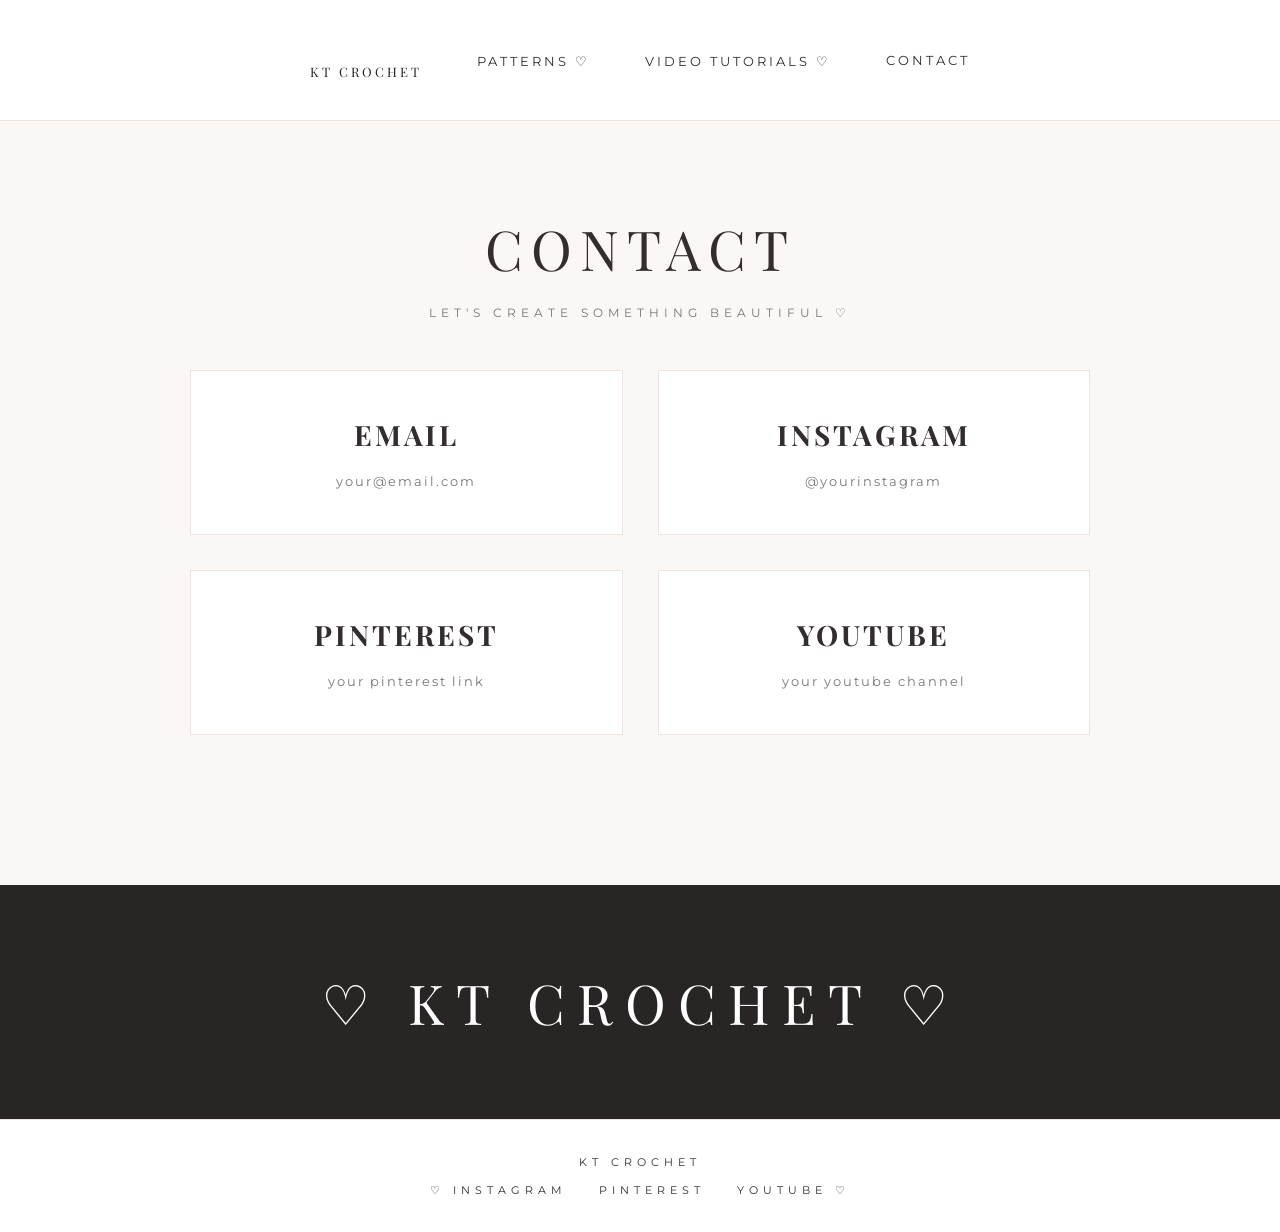
<file: kt-crochet/contact.html>
<!DOCTYPE html>
<html lang="en">

<head>

<link rel="stylesheet" href="style.css">

<meta charset="UTF-8">

<meta name="viewport" content="width=device-width, initial-scale=1.0">

<title>Contact | KT Crochet</title>

<link href="https://fonts.googleapis.com/css2?family=Montserrat:wght@300;400;500;600&family=Playfair+Display:wght@400;500&display=swap" rel="stylesheet">


<style>

*{
margin:0;
padding:0;
box-sizing:border-box;
}


body{

background:#faf7f5;

font-family:Montserrat,Arial,sans-serif;

color:#332d2d;

}



body::before{

content:"♡ ✿ ♡ ✧ ♡";

position:fixed;

top:18px;

left:25px;

letter-spacing:12px;

color:#d7a6b7;

opacity:.45;

font-size:18px;

z-index:1;

}




header{

background:#fff;

border-bottom:1px solid #eee5e2;

position:sticky;

top:0;

z-index:999;

}




nav{

height:120px;

display:flex;

justify-content:center;

align-items:center;

gap:55px;

}




.logo{

font-family:"Playfair Display",serif;

font-size:42px;

letter-spacing:10px;

}



.logo a{

text-decoration:none;

color:#292424;

}



nav a{

text-decoration:none;

color:#332d2d;

font-size:13px;

letter-spacing:3px;

}




.dropdown{

position:relative;

}




.dropdown-menu{

display:none;

position:absolute;

top:100%;

left:50%;

transform:translateX(-50%);

width:220px;

background:white;

border:1px solid #eee5e2;

box-shadow:0 10px 30px rgba(0,0,0,.08);

padding:15px 0;

}



.dropdown:hover .dropdown-menu{

display:block;

}



.dropdown-menu a{

display:block;

padding:13px 20px;

font-size:11px;

}



.page-title{

padding:90px 0 50px;

text-align:center;

}



.page-title h1{

font-family:"Playfair Display",serif;

font-size:55px;

font-weight:400;

letter-spacing:8px;

}



.page-title p{

margin-top:20px;

font-size:12px;

letter-spacing:5px;

color:#777;

}




.contact-section{

width:80%;

max-width:900px;

margin:auto;

display:grid;

grid-template-columns:repeat(2,1fr);

gap:35px;

padding-bottom:100px;

}




.contact-card{

background:white;

border:1px solid #eee5e2;

padding:45px;

text-align:center;

transition:.3s;

}



.contact-card:hover{

transform:translateY(-8px);

}



.contact-card h2{

font-family:"Playfair Display",serif;

font-size:28px;

letter-spacing:3px;

margin-bottom:20px;

}



.contact-card p{

font-size:13px;

letter-spacing:2px;

color:#777;

}


.contact-card a{

color:#d18fa3;

text-decoration:none;

}



</style>

</head>


<body>


<header>

<nav>


<div class="logo">

<a href="index.html">

KT CROCHET

</a>

</div>



<div class="dropdown">

<a href="#">PATTERNS ♡</a>


<div class="dropdown-menu">

<a href="patterns/beginner.html">BEGINNER</a>

<a href="patterns/intermediate.html">INTERMEDIATE</a>

<a href="patterns/advanced.html">ADVANCED</a>

<a href="patterns/plushies.html">PLUSHIES</a>

<a href="patterns/bags.html">BAGS</a>

<a href="patterns/clothing.html">CLOTHING</a>

</div>

</div>




<div class="dropdown">

<a href="#">VIDEO TUTORIALS ♡</a>


<div class="dropdown-menu">

<a href="videos/stitches.html">STITCH TUTORIALS</a>

<a href="videos/full-patterns.html">FULL PATTERNS</a>

<a href="videos/tips.html">TIPS & TRICKS</a>

</div>

</div>




<a href="contact.html">

CONTACT

</a>


</nav>

</header>




<section class="page-title">

<h1>CONTACT</h1>

<p>LET'S CREATE SOMETHING BEAUTIFUL ♡</p>

</section>





<section class="contact-section">


<div class="contact-card">

<h2>EMAIL</h2>

<p>

your@email.com

</p>

</div>



<div class="contact-card">

<h2>INSTAGRAM</h2>

<p>

@yourinstagram

</p>

</div>



<div class="contact-card">

<h2>PINTEREST</h2>

<p>

your pinterest link

</p>

</div>



<div class="contact-card">

<h2>YOUTUBE</h2>

<p>

your youtube channel

</p>

</div>



</section>
<section class="brand-banner">

<h1>
♡ KT CROCHET ♡
</h1>


</section>



<footer>

KT CROCHET

<br><br>

♡ INSTAGRAM &nbsp;&nbsp; PINTEREST &nbsp;&nbsp; YOUTUBE ♡

</footer>



<style>

.brand-banner{

background:#292525;

color:white;

padding:80px 20px;

text-align:center;

margin-top:50px;

}



.brand-banner h1{

font-family:"Playfair Display",serif;

font-size:55px;

font-weight:400;

letter-spacing:12px;

}



.brand-banner p{

margin-top:20px;

font-size:12px;

letter-spacing:5px;

opacity:.8;

}




footer{

background:#fff;

color:#332d2d;

padding:35px;

text-align:center;

font-size:11px;

letter-spacing:5px;

border-top:1px solid #eee5e2;

}



@media(max-width:900px){


.contact-section{

grid-template-columns:1fr;

width:90%;

}


.brand-banner h1{

font-size:35px;

letter-spacing:7px;

}


}


</style>




</body>

</html>
</file>
<file: kt-crochet/style.css>
*{
margin:0;
padding:0;
box-sizing:border-box;
}


body{
background:#faf7f5;
font-family:Montserrat,Arial,sans-serif;
color:#332d2d;
}



body::before{
content:"♡ ✿ ♡ ✧ ♡";
position:fixed;
top:18px;
left:25px;
letter-spacing:12px;
color:#d7a6b7;
opacity:.45;
font-size:18px;
z-index:1;
}



header{
background:#fff;
border-bottom:1px solid #eee5e2;
position:sticky;
top:0;
z-index:999;
}



nav{
height:120px;
display:flex;
justify-content:center;
align-items:center;
gap:55px;
}



.logo{
font-family:"Playfair Display",serif;
font-size:42px;
letter-spacing:10px;
}



.logo a{
text-decoration:none;
color:#292424;
}



nav a{
text-decoration:none;
color:#332d2d;
font-size:13px;
letter-spacing:3px;
transition:.25s;
}



nav a:hover{
color:#d18fa3;
}




.dropdown{
position:relative;
}



.dropdown-menu{

display:none;

position:absolute;

top:100%;

left:50%;

transform:translateX(-50%);

width:220px;

background:#fff;

border:1px solid #eee5e2;

box-shadow:0 10px 30px rgba(0,0,0,.08);

padding:15px 0;

}



.dropdown:hover .dropdown-menu{
display:block;
}



.dropdown-menu a{

display:block;

padding:13px 20px;

font-size:11px;

}



.dropdown-menu a:hover{

background:#faeef1;

}





.page-title{

padding:80px 0 40px;

text-align:center;

}



.page-title h1{

font-family:"Playfair Display",serif;

font-size:54px;

font-weight:400;

letter-spacing:8px;

margin-bottom:18px;

}



.page-title p{

font-size:12px;

letter-spacing:5px;

color:#777;

}





.pattern-grid{

width:90%;

margin:40px auto 100px;

display:grid;

grid-template-columns:repeat(3,1fr);

gap:40px;

}





.card{

text-decoration:none;

color:#332d2d;

cursor:pointer;

transition:.35s;

}



.card:hover{

transform:translateY(-8px);

}



.card img{

width:100%;

height:430px;

object-fit:cover;

background:#eadbd7;

transition:.35s;

}



.card:hover img{

transform:scale(1.02);

}



.card h3{

margin-top:18px;

font-size:13px;

letter-spacing:4px;

font-weight:500;

text-align:center;

}



.card span{

display:block;

text-align:center;

margin-top:10px;

font-size:11px;

letter-spacing:3px;

color:#888;

}





footer{

background:#292525;

color:white;

padding:55px;

text-align:center;

font-size:11px;

letter-spacing:5px;

}






/* POPUP */

.popup{

display:none;

position:fixed;

top:0;

left:0;

width:100%;

height:100%;

background:rgba(0,0,0,.45);

justify-content:center;

align-items:center;

z-index:9999;

}



.popup-box{

background:#fff;

width:430px;

max-width:90%;

padding:35px;

text-align:center;

position:relative;

animation:popup .25s ease;

}



@keyframes popup{

from{

transform:translateY(40px);

opacity:0;

}

to{

transform:translateY(0);

opacity:1;

}

}



.popup-box img{

width:100%;

height:400px;

object-fit:cover;

}



.popup-box h2{

font-family:"Playfair Display",serif;

font-size:30px;

letter-spacing:4px;

margin-top:20px;

}



.popup-box p{

font-size:13px;

letter-spacing:1px;

line-height:1.7;

margin-top:15px;

}



.close{

position:absolute;

right:20px;

top:10px;

font-size:35px;

cursor:pointer;

color:#332d2d;

}



#popup-download{

display:inline-block;

margin-top:25px;

padding:14px 35px;

background:#292525;

color:white;

text-decoration:none;

font-size:12px;

letter-spacing:3px;

}





@media(max-width:900px){


nav{

flex-wrap:wrap;

height:auto;

padding:30px;

gap:25px;

}



.logo{

font-size:30px;

}



.pattern-grid{

grid-template-columns:1fr;

}



.page-title h1{

font-size:36px;

}


}

.popup-content {

    background:white;

    width:400px;

    max-width:90%;

    padding:25px;

    border-radius:25px;

    text-align:center;

    position:relative;

}



.popup-content img {

    width:100%;

    border-radius:15px;

}



.close {

    position:absolute;

    right:15px;

    top:10px;

    border:none;

    background:none;

    font-size:30px;

    cursor:pointer;

}



#popup-download {

    display:inline-block;

    margin-top:20px;

    padding:12px 30px;

    background:black;

    color:white;

    border-radius:30px;

    text-decoration:none;

}
</file>
